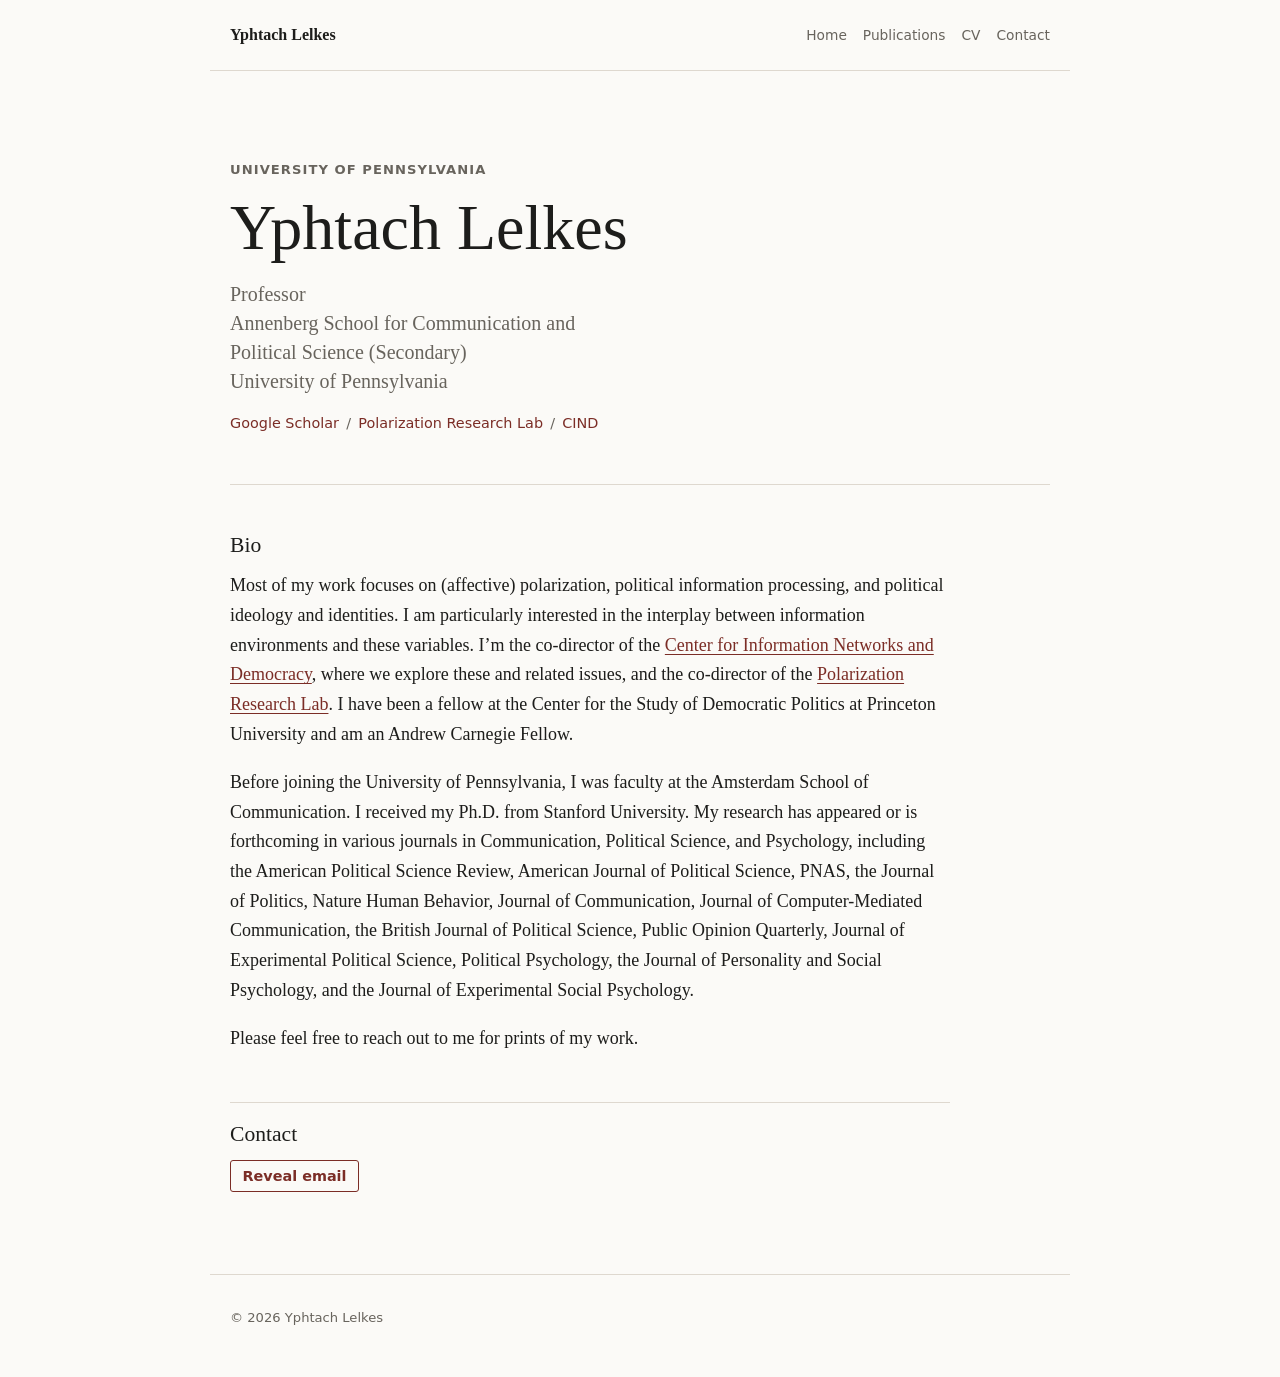
<file: index.html>
<!doctype html><html lang=en><head><meta name=generator content="Hugo 0.164.0"><meta charset=utf-8><meta name=viewport content="width=device-width,initial-scale=1"><meta name=description content="Yphtach Lelkes, Professor at the Annenberg School for Communication and Political Science (Secondary), University of Pennsylvania."><title>Yphtach Lelkes</title><link rel=stylesheet href=/css/site.min.89e05e79dcc97e077cef7a89de8801e7342778fffbcc4a0c60c0dc26f6a7e13a.css></head><body><header class=site-header><a class=brand href=/>Yphtach Lelkes</a><nav aria-label="Main navigation"><a href=/>Home</a>
<a href=/publications/>Publications</a>
<a href=/cv/>CV</a>
<a href=/#contact>Contact</a></nav></header><main><section class=intro id=bio><p class=kicker>University of Pennsylvania</p><h1>Yphtach Lelkes</h1><p class=subtitle>Professor<br>Annenberg School for Communication and<br>Political Science (Secondary)<br>University of Pennsylvania</p><p class=profile-links><a href="https://scholar.google.com/citations?user=agGvWl8AAAAJ&hl=en">Google Scholar</a>
<span aria-hidden=true>/</span>
<a href=https://polarizationresearchlab.org/>Polarization Research Lab</a>
<span aria-hidden=true>/</span>
<a href=https://www.asc.upenn.edu/research/centers/center-for-information-networks-and-democracy>CIND</a></p></section><article class="content home-content"><h2>Bio</h2><p>Most of my work focuses on (affective) polarization, political information processing, and political ideology and identities. I am particularly interested in the interplay between information environments and these variables. I&rsquo;m the co-director of the <a href=https://www.asc.upenn.edu/research/centers/center-for-information-networks-and-democracy>Center for Information Networks and Democracy</a>, where we explore these and related issues, and the co-director of the <a href=https://polarizationresearchlab.org/>Polarization Research Lab</a>. I have been a fellow at the Center for the Study of Democratic Politics at Princeton University and am an Andrew Carnegie Fellow.</p><p>Before joining the University of Pennsylvania, I was faculty at the Amsterdam School of Communication. I received my Ph.D. from Stanford University. My research has appeared or is forthcoming in various journals in Communication, Political Science, and Psychology, including the American Political Science Review, American Journal of Political Science, PNAS, the Journal of Politics, Nature Human Behavior, Journal of Communication, Journal of Computer-Mediated Communication, the British Journal of Political Science, Public Opinion Quarterly, Journal of Experimental Political Science, Political Psychology, the Journal of Personality and Social Psychology, and the Journal of Experimental Social Psychology.</p><p>Please feel free to reach out to me for prints of my work.</p><h2 id=contact>Contact</h2><p class=contact-line><button class=email-reveal type=button data-user="eWxlbGtlcw==" data-domain=dXBlbm4uZWR1>Reveal email</button>
<span class=email-output aria-live=polite></span></p></article></main><footer class=site-footer><p>&copy; 2026 Yphtach Lelkes</p></footer><script>document.querySelectorAll(".email-reveal").forEach(e=>{e.addEventListener("click",()=>{const n=`${atob(e.dataset.user)}@${atob(e.dataset.domain)}`,t=document.createElement("a");t.href=`mailto:${n}`,t.textContent=n;const s=e.nextElementSibling;s.replaceChildren(t),e.remove()})})</script></body></html>
</file>
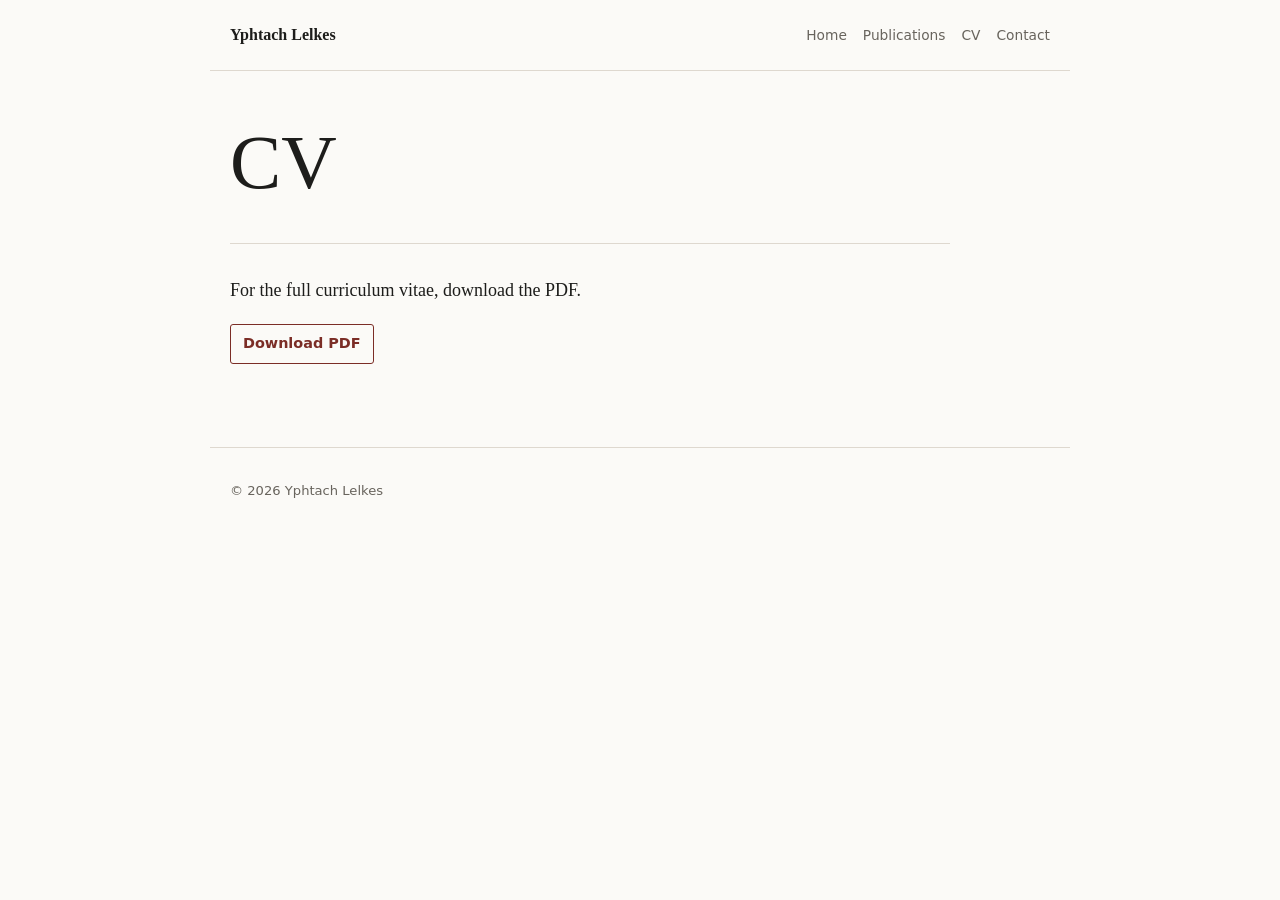
<file: cv/index.html>
<!doctype html><html lang=en><head><meta charset=utf-8><meta name=viewport content="width=device-width,initial-scale=1"><meta name=description content="Curriculum vitae for Yphtach Lelkes."><title>CV | Yphtach Lelkes</title><link rel=stylesheet href=/css/site.min.89e05e79dcc97e077cef7a89de8801e7342778fffbcc4a0c60c0dc26f6a7e13a.css></head><body><header class=site-header><a class=brand href=/>Yphtach Lelkes</a><nav aria-label="Main navigation"><a href=/>Home</a>
<a href=/publications/>Publications</a>
<a href=/cv/>CV</a>
<a href=/#contact>Contact</a></nav></header><main><article class=content><header class=page-title><h1>CV</h1></header><p>For the full curriculum vitae, download the PDF.</p><p class=download-row><a class=button-link href=/uploads/resume.pdf>Download PDF</a></p></article></main><footer class=site-footer><p>&copy; 2026 Yphtach Lelkes</p></footer><script>document.querySelectorAll(".email-reveal").forEach(e=>{e.addEventListener("click",()=>{const n=`${atob(e.dataset.user)}@${atob(e.dataset.domain)}`,t=document.createElement("a");t.href=`mailto:${n}`,t.textContent=n;const s=e.nextElementSibling;s.replaceChildren(t),e.remove()})})</script></body></html>
</file>
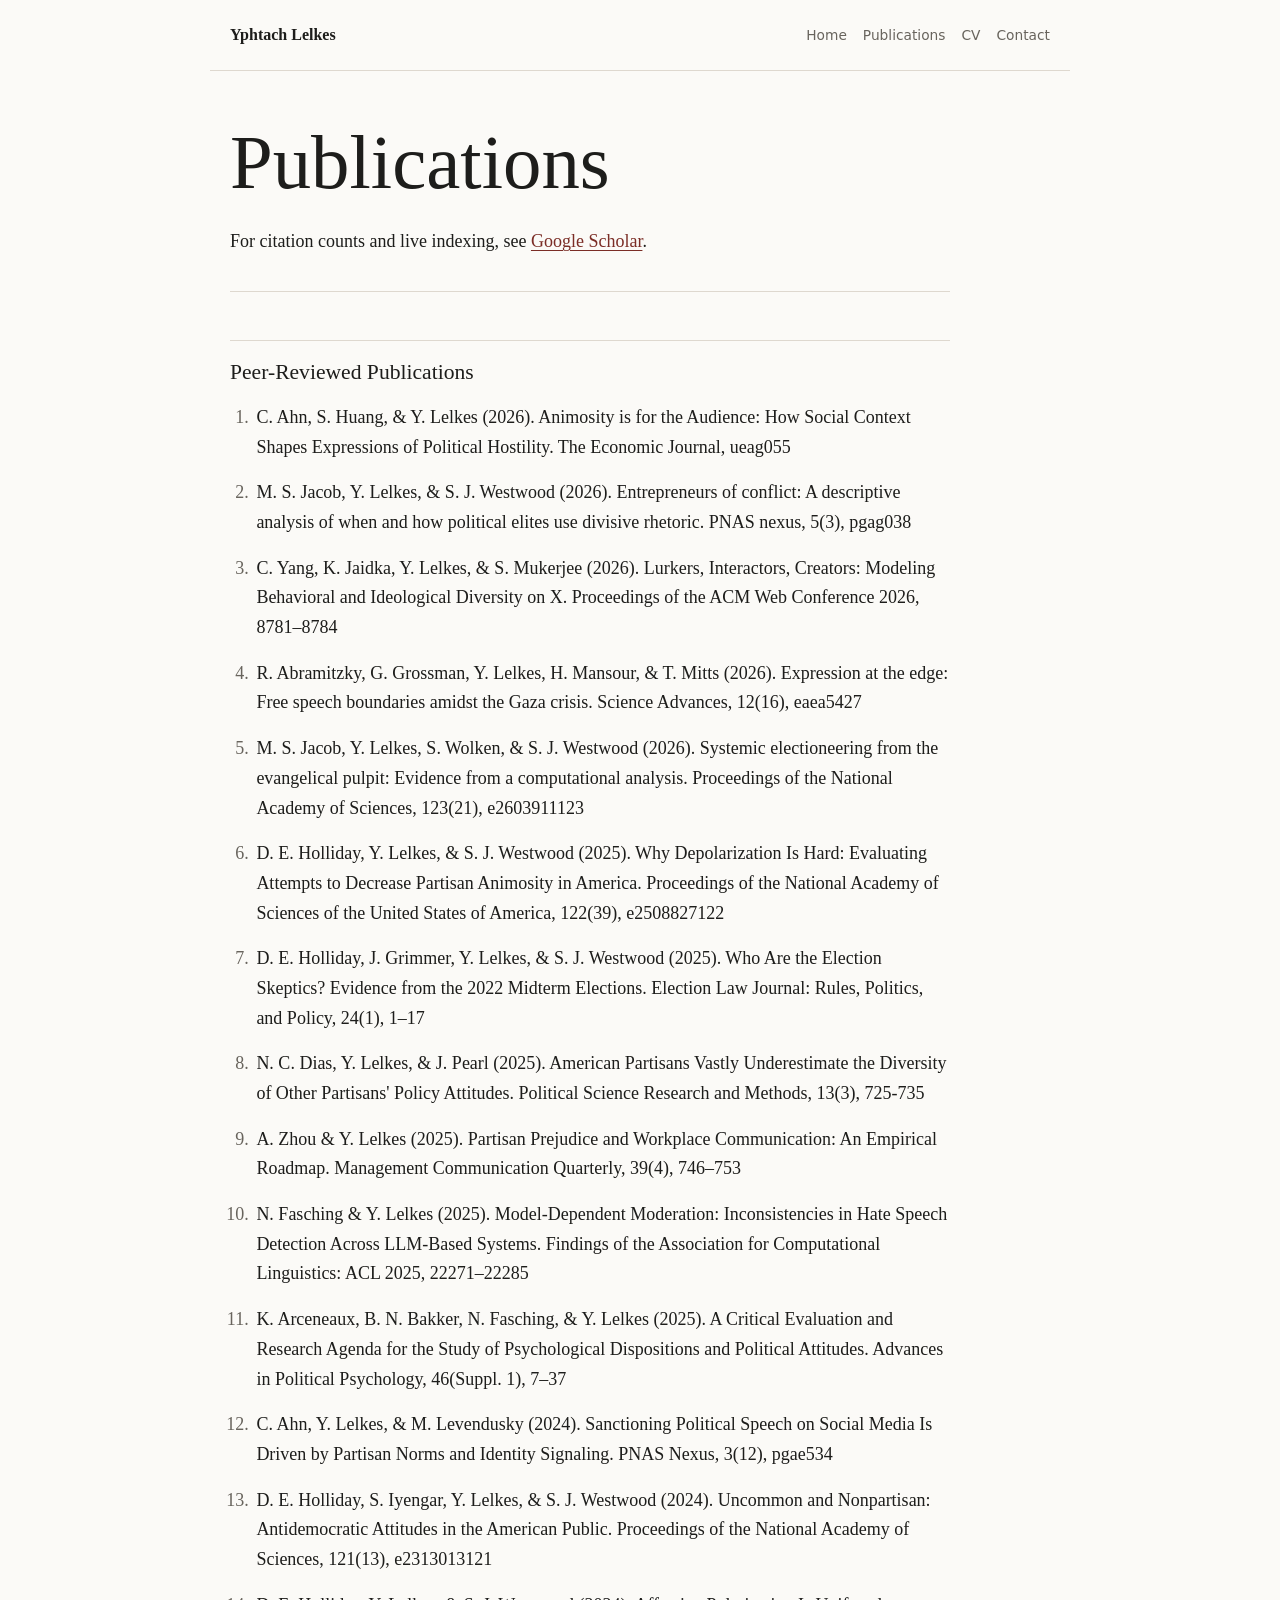
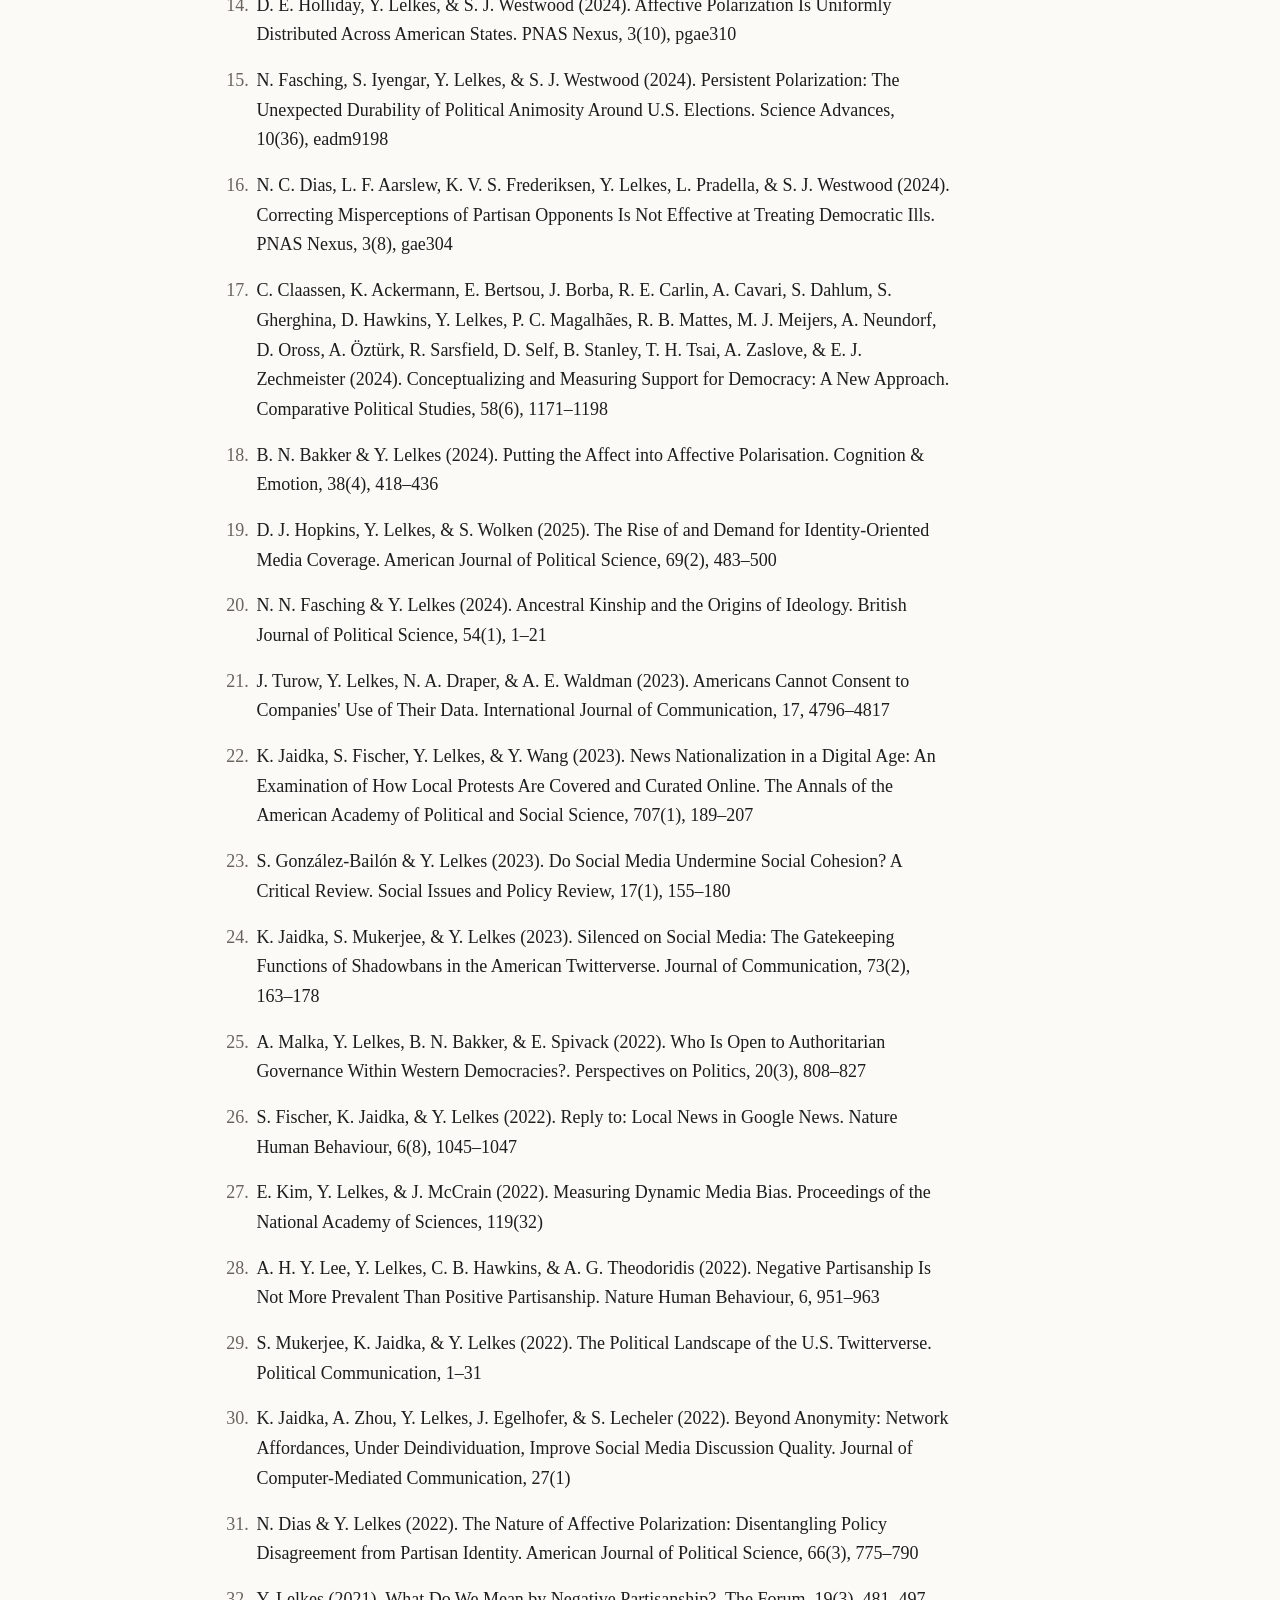
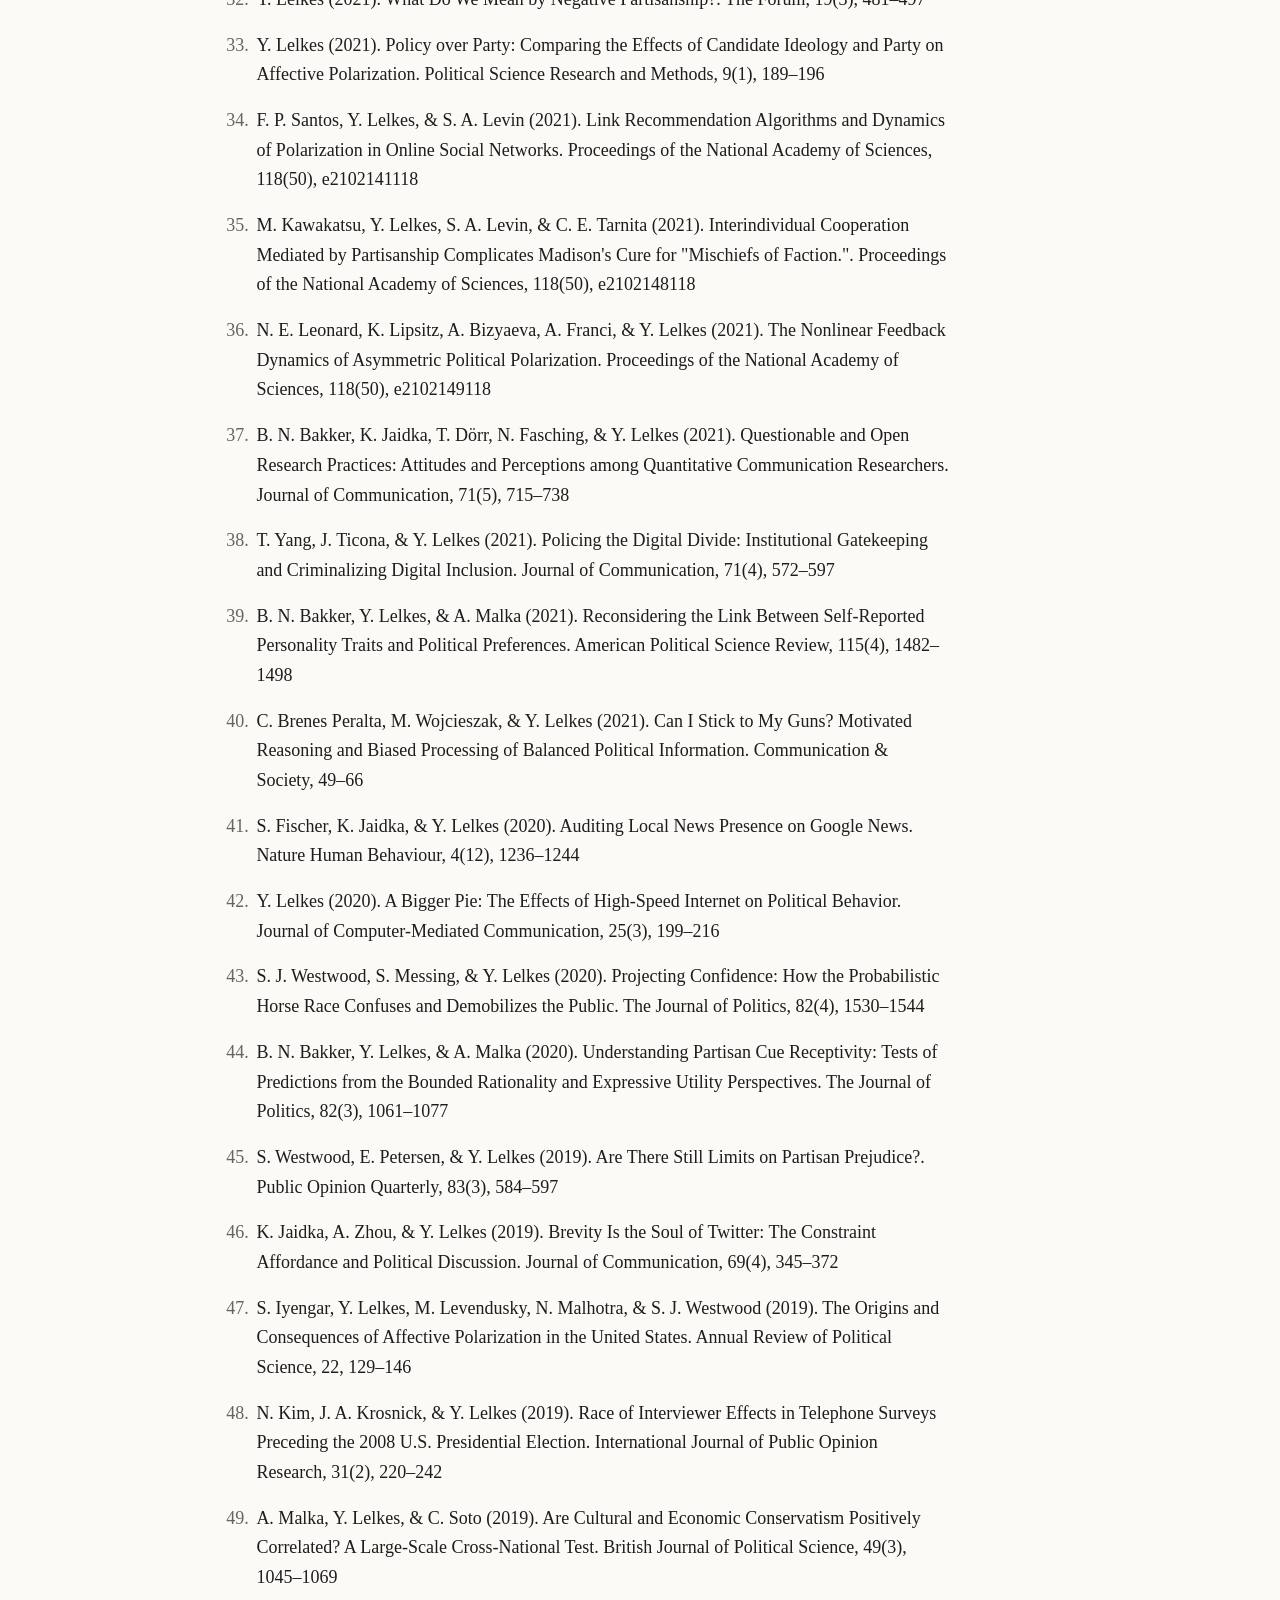
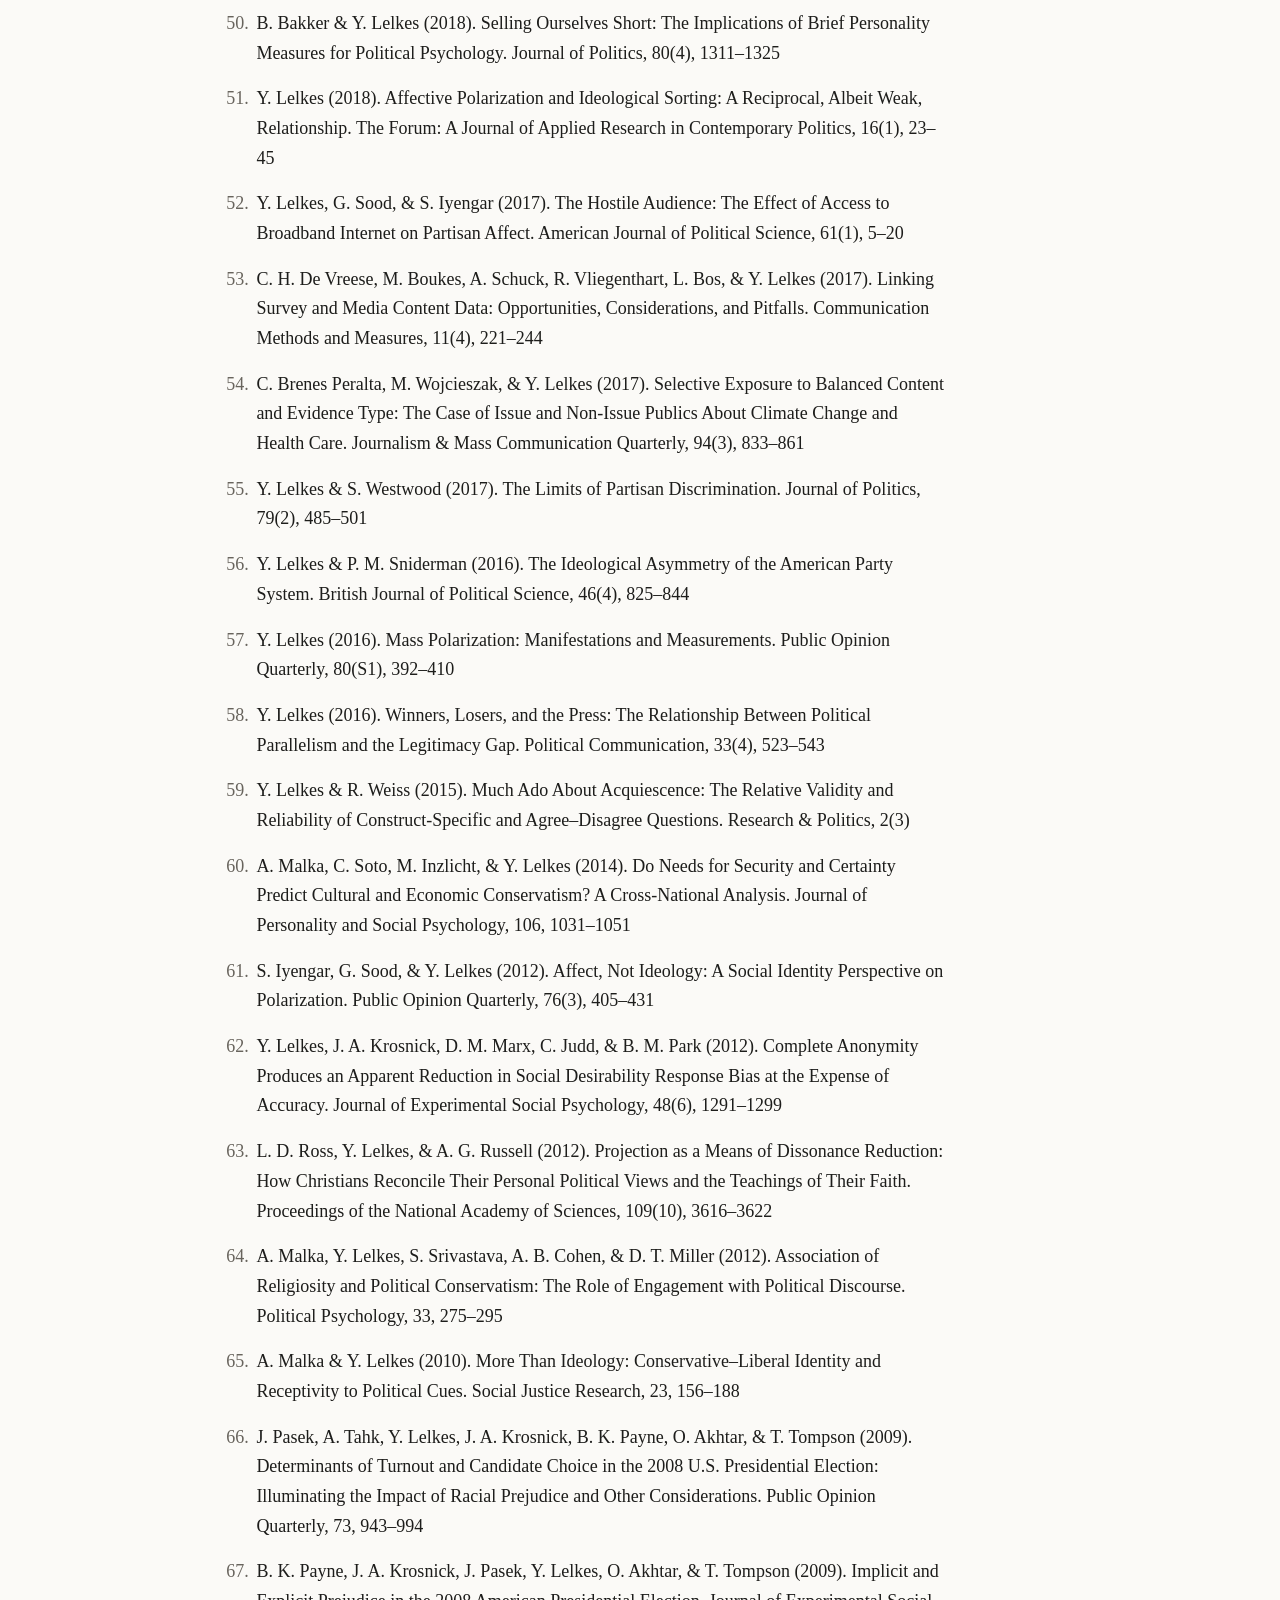
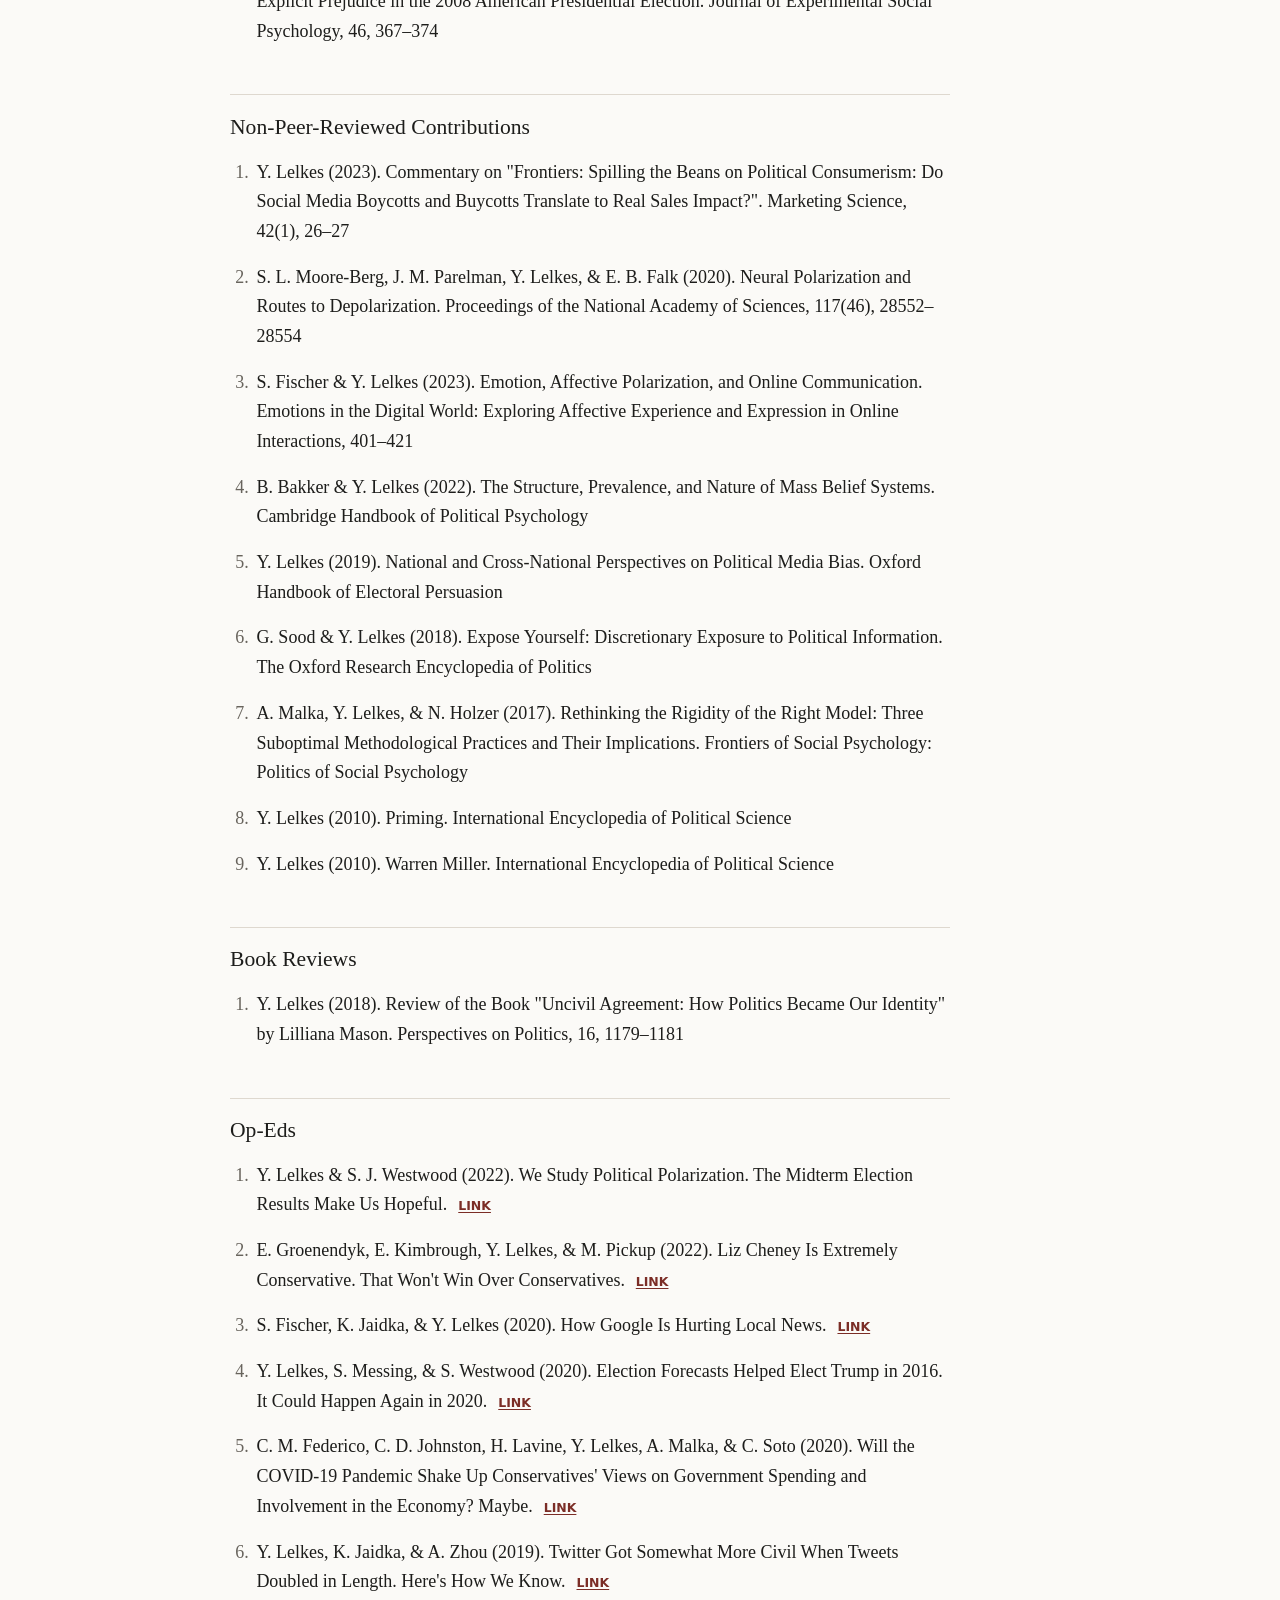
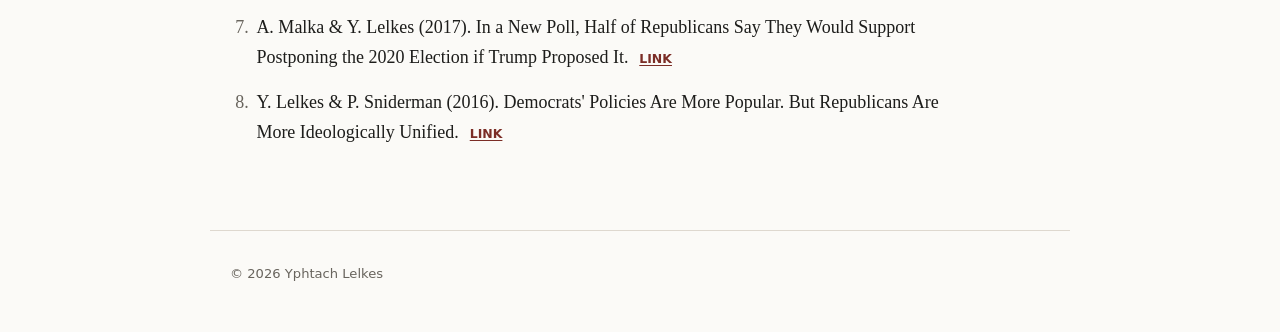
<file: publications/index.html>
<!doctype html><html lang=en><head><meta charset=utf-8><meta name=viewport content="width=device-width,initial-scale=1"><meta name=description content="Publications by Yphtach Lelkes."><title>Publications | Yphtach Lelkes</title><link rel=stylesheet href=/css/site.min.89e05e79dcc97e077cef7a89de8801e7342778fffbcc4a0c60c0dc26f6a7e13a.css></head><body><header class=site-header><a class=brand href=/>Yphtach Lelkes</a><nav aria-label="Main navigation"><a href=/>Home</a>
<a href=/publications/>Publications</a>
<a href=/cv/>CV</a>
<a href=/#contact>Contact</a></nav></header><main><article class="content publications"><header class=page-title><h1>Publications</h1><p>For citation counts and live indexing, see <a href="https://scholar.google.com/citations?user=agGvWl8AAAAJ&amp;hl=en">Google Scholar</a>.</p></header><section class=publication-group><h2>Peer-Reviewed Publications</h2><ol class=publication-list><li>C. Ahn, S. Huang, & Y. Lelkes (2026). Animosity is for the Audience: How Social Context Shapes Expressions of Political Hostility. The Economic Journal, ueag055</li><li>M. S. Jacob, Y. Lelkes, & S. J. Westwood (2026). Entrepreneurs of conflict: A descriptive analysis of when and how political elites use divisive rhetoric. PNAS nexus, 5(3), pgag038</li><li>C. Yang, K. Jaidka, Y. Lelkes, & S. Mukerjee (2026). Lurkers, Interactors, Creators: Modeling Behavioral and Ideological Diversity on X. Proceedings of the ACM Web Conference 2026, 8781–8784</li><li>R. Abramitzky, G. Grossman, Y. Lelkes, H. Mansour, & T. Mitts (2026). Expression at the edge: Free speech boundaries amidst the Gaza crisis. Science Advances, 12(16), eaea5427</li><li>M. S. Jacob, Y. Lelkes, S. Wolken, & S. J. Westwood (2026). Systemic electioneering from the evangelical pulpit: Evidence from a computational analysis. Proceedings of the National Academy of Sciences, 123(21), e2603911123</li><li>D. E. Holliday, Y. Lelkes, & S. J. Westwood (2025). Why Depolarization Is Hard: Evaluating Attempts to Decrease Partisan Animosity in America. Proceedings of the National Academy of Sciences of the United States of America, 122(39), e2508827122</li><li>D. E. Holliday, J. Grimmer, Y. Lelkes, & S. J. Westwood (2025). Who Are the Election Skeptics? Evidence from the 2022 Midterm Elections. Election Law Journal: Rules, Politics, and Policy, 24(1), 1–17</li><li>N. C. Dias, Y. Lelkes, & J. Pearl (2025). American Partisans Vastly Underestimate the Diversity of Other Partisans' Policy Attitudes. Political Science Research and Methods, 13(3), 725-735</li><li>A. Zhou & Y. Lelkes (2025). Partisan Prejudice and Workplace Communication: An Empirical Roadmap. Management Communication Quarterly, 39(4), 746–753</li><li>N. Fasching & Y. Lelkes (2025). Model-Dependent Moderation: Inconsistencies in Hate Speech Detection Across LLM-Based Systems. Findings of the Association for Computational Linguistics: ACL 2025, 22271–22285</li><li>K. Arceneaux, B. N. Bakker, N. Fasching, & Y. Lelkes (2025). A Critical Evaluation and Research Agenda for the Study of Psychological Dispositions and Political Attitudes. Advances in Political Psychology, 46(Suppl. 1), 7–37</li><li>C. Ahn, Y. Lelkes, & M. Levendusky (2024). Sanctioning Political Speech on Social Media Is Driven by Partisan Norms and Identity Signaling. PNAS Nexus, 3(12), pgae534</li><li>D. E. Holliday, S. Iyengar, Y. Lelkes, & S. J. Westwood (2024). Uncommon and Nonpartisan: Antidemocratic Attitudes in the American Public. Proceedings of the National Academy of Sciences, 121(13), e2313013121</li><li>D. E. Holliday, Y. Lelkes, & S. J. Westwood (2024). Affective Polarization Is Uniformly Distributed Across American States. PNAS Nexus, 3(10), pgae310</li><li>N. Fasching, S. Iyengar, Y. Lelkes, & S. J. Westwood (2024). Persistent Polarization: The Unexpected Durability of Political Animosity Around U.S. Elections. Science Advances, 10(36), eadm9198</li><li>N. C. Dias, L. F. Aarslew, K. V. S. Frederiksen, Y. Lelkes, L. Pradella, & S. J. Westwood (2024). Correcting Misperceptions of Partisan Opponents Is Not Effective at Treating Democratic Ills. PNAS Nexus, 3(8), gae304</li><li>C. Claassen, K. Ackermann, E. Bertsou, J. Borba, R. E. Carlin, A. Cavari, S. Dahlum, S. Gherghina, D. Hawkins, Y. Lelkes, P. C. Magalhães, R. B. Mattes, M. J. Meijers, A. Neundorf, D. Oross, A. Öztürk, R. Sarsfield, D. Self, B. Stanley, T. H. Tsai, A. Zaslove, & E. J. Zechmeister (2024). Conceptualizing and Measuring Support for Democracy: A New Approach. Comparative Political Studies, 58(6), 1171–1198</li><li>B. N. Bakker & Y. Lelkes (2024). Putting the Affect into Affective Polarisation. Cognition & Emotion, 38(4), 418–436</li><li>D. J. Hopkins, Y. Lelkes, & S. Wolken (2025). The Rise of and Demand for Identity-Oriented Media Coverage. American Journal of Political Science, 69(2), 483–500</li><li>N. N. Fasching & Y. Lelkes (2024). Ancestral Kinship and the Origins of Ideology. British Journal of Political Science, 54(1), 1–21</li><li>J. Turow, Y. Lelkes, N. A. Draper, & A. E. Waldman (2023). Americans Cannot Consent to Companies' Use of Their Data. International Journal of Communication, 17, 4796–4817</li><li>K. Jaidka, S. Fischer, Y. Lelkes, & Y. Wang (2023). News Nationalization in a Digital Age: An Examination of How Local Protests Are Covered and Curated Online. The Annals of the American Academy of Political and Social Science, 707(1), 189–207</li><li>S. González-Bailón & Y. Lelkes (2023). Do Social Media Undermine Social Cohesion? A Critical Review. Social Issues and Policy Review, 17(1), 155–180</li><li>K. Jaidka, S. Mukerjee, & Y. Lelkes (2023). Silenced on Social Media: The Gatekeeping Functions of Shadowbans in the American Twitterverse. Journal of Communication, 73(2), 163–178</li><li>A. Malka, Y. Lelkes, B. N. Bakker, & E. Spivack (2022). Who Is Open to Authoritarian Governance Within Western Democracies?. Perspectives on Politics, 20(3), 808–827</li><li>S. Fischer, K. Jaidka, & Y. Lelkes (2022). Reply to: Local News in Google News. Nature Human Behaviour, 6(8), 1045–1047</li><li>E. Kim, Y. Lelkes, & J. McCrain (2022). Measuring Dynamic Media Bias. Proceedings of the National Academy of Sciences, 119(32)</li><li>A. H. Y. Lee, Y. Lelkes, C. B. Hawkins, & A. G. Theodoridis (2022). Negative Partisanship Is Not More Prevalent Than Positive Partisanship. Nature Human Behaviour, 6, 951–963</li><li>S. Mukerjee, K. Jaidka, & Y. Lelkes (2022). The Political Landscape of the U.S. Twitterverse. Political Communication, 1–31</li><li>K. Jaidka, A. Zhou, Y. Lelkes, J. Egelhofer, & S. Lecheler (2022). Beyond Anonymity: Network Affordances, Under Deindividuation, Improve Social Media Discussion Quality. Journal of Computer-Mediated Communication, 27(1)</li><li>N. Dias & Y. Lelkes (2022). The Nature of Affective Polarization: Disentangling Policy Disagreement from Partisan Identity. American Journal of Political Science, 66(3), 775–790</li><li>Y. Lelkes (2021). What Do We Mean by Negative Partisanship?. The Forum, 19(3), 481–497</li><li>Y. Lelkes (2021). Policy over Party: Comparing the Effects of Candidate Ideology and Party on Affective Polarization. Political Science Research and Methods, 9(1), 189–196</li><li>F. P. Santos, Y. Lelkes, & S. A. Levin (2021). Link Recommendation Algorithms and Dynamics of Polarization in Online Social Networks. Proceedings of the National Academy of Sciences, 118(50), e2102141118</li><li>M. Kawakatsu, Y. Lelkes, S. A. Levin, & C. E. Tarnita (2021). Interindividual Cooperation Mediated by Partisanship Complicates Madison's Cure for "Mischiefs of Faction.". Proceedings of the National Academy of Sciences, 118(50), e2102148118</li><li>N. E. Leonard, K. Lipsitz, A. Bizyaeva, A. Franci, & Y. Lelkes (2021). The Nonlinear Feedback Dynamics of Asymmetric Political Polarization. Proceedings of the National Academy of Sciences, 118(50), e2102149118</li><li>B. N. Bakker, K. Jaidka, T. Dörr, N. Fasching, & Y. Lelkes (2021). Questionable and Open Research Practices: Attitudes and Perceptions among Quantitative Communication Researchers. Journal of Communication, 71(5), 715–738</li><li>T. Yang, J. Ticona, & Y. Lelkes (2021). Policing the Digital Divide: Institutional Gatekeeping and Criminalizing Digital Inclusion. Journal of Communication, 71(4), 572–597</li><li>B. N. Bakker, Y. Lelkes, & A. Malka (2021). Reconsidering the Link Between Self-Reported Personality Traits and Political Preferences. American Political Science Review, 115(4), 1482–1498</li><li>C. Brenes Peralta, M. Wojcieszak, & Y. Lelkes (2021). Can I Stick to My Guns? Motivated Reasoning and Biased Processing of Balanced Political Information. Communication & Society, 49–66</li><li>S. Fischer, K. Jaidka, & Y. Lelkes (2020). Auditing Local News Presence on Google News. Nature Human Behaviour, 4(12), 1236–1244</li><li>Y. Lelkes (2020). A Bigger Pie: The Effects of High-Speed Internet on Political Behavior. Journal of Computer-Mediated Communication, 25(3), 199–216</li><li>S. J. Westwood, S. Messing, & Y. Lelkes (2020). Projecting Confidence: How the Probabilistic Horse Race Confuses and Demobilizes the Public. The Journal of Politics, 82(4), 1530–1544</li><li>B. N. Bakker, Y. Lelkes, & A. Malka (2020). Understanding Partisan Cue Receptivity: Tests of Predictions from the Bounded Rationality and Expressive Utility Perspectives. The Journal of Politics, 82(3), 1061–1077</li><li>S. Westwood, E. Petersen, & Y. Lelkes (2019). Are There Still Limits on Partisan Prejudice?. Public Opinion Quarterly, 83(3), 584–597</li><li>K. Jaidka, A. Zhou, & Y. Lelkes (2019). Brevity Is the Soul of Twitter: The Constraint Affordance and Political Discussion. Journal of Communication, 69(4), 345–372</li><li>S. Iyengar, Y. Lelkes, M. Levendusky, N. Malhotra, & S. J. Westwood (2019). The Origins and Consequences of Affective Polarization in the United States. Annual Review of Political Science, 22, 129–146</li><li>N. Kim, J. A. Krosnick, & Y. Lelkes (2019). Race of Interviewer Effects in Telephone Surveys Preceding the 2008 U.S. Presidential Election. International Journal of Public Opinion Research, 31(2), 220–242</li><li>A. Malka, Y. Lelkes, & C. Soto (2019). Are Cultural and Economic Conservatism Positively Correlated? A Large-Scale Cross-National Test. British Journal of Political Science, 49(3), 1045–1069</li><li>B. Bakker & Y. Lelkes (2018). Selling Ourselves Short: The Implications of Brief Personality Measures for Political Psychology. Journal of Politics, 80(4), 1311–1325</li><li>Y. Lelkes (2018). Affective Polarization and Ideological Sorting: A Reciprocal, Albeit Weak, Relationship. The Forum: A Journal of Applied Research in Contemporary Politics, 16(1), 23–45</li><li>Y. Lelkes, G. Sood, & S. Iyengar (2017). The Hostile Audience: The Effect of Access to Broadband Internet on Partisan Affect. American Journal of Political Science, 61(1), 5–20</li><li>C. H. De Vreese, M. Boukes, A. Schuck, R. Vliegenthart, L. Bos, & Y. Lelkes (2017). Linking Survey and Media Content Data: Opportunities, Considerations, and Pitfalls. Communication Methods and Measures, 11(4), 221–244</li><li>C. Brenes Peralta, M. Wojcieszak, & Y. Lelkes (2017). Selective Exposure to Balanced Content and Evidence Type: The Case of Issue and Non-Issue Publics About Climate Change and Health Care. Journalism & Mass Communication Quarterly, 94(3), 833–861</li><li>Y. Lelkes & S. Westwood (2017). The Limits of Partisan Discrimination. Journal of Politics, 79(2), 485–501</li><li>Y. Lelkes & P. M. Sniderman (2016). The Ideological Asymmetry of the American Party System. British Journal of Political Science, 46(4), 825–844</li><li>Y. Lelkes (2016). Mass Polarization: Manifestations and Measurements. Public Opinion Quarterly, 80(S1), 392–410</li><li>Y. Lelkes (2016). Winners, Losers, and the Press: The Relationship Between Political Parallelism and the Legitimacy Gap. Political Communication, 33(4), 523–543</li><li>Y. Lelkes & R. Weiss (2015). Much Ado About Acquiescence: The Relative Validity and Reliability of Construct-Specific and Agree–Disagree Questions. Research & Politics, 2(3)</li><li>A. Malka, C. Soto, M. Inzlicht, & Y. Lelkes (2014). Do Needs for Security and Certainty Predict Cultural and Economic Conservatism? A Cross-National Analysis. Journal of Personality and Social Psychology, 106, 1031–1051</li><li>S. Iyengar, G. Sood, & Y. Lelkes (2012). Affect, Not Ideology: A Social Identity Perspective on Polarization. Public Opinion Quarterly, 76(3), 405–431</li><li>Y. Lelkes, J. A. Krosnick, D. M. Marx, C. Judd, & B. M. Park (2012). Complete Anonymity Produces an Apparent Reduction in Social Desirability Response Bias at the Expense of Accuracy. Journal of Experimental Social Psychology, 48(6), 1291–1299</li><li>L. D. Ross, Y. Lelkes, & A. G. Russell (2012). Projection as a Means of Dissonance Reduction: How Christians Reconcile Their Personal Political Views and the Teachings of Their Faith. Proceedings of the National Academy of Sciences, 109(10), 3616–3622</li><li>A. Malka, Y. Lelkes, S. Srivastava, A. B. Cohen, & D. T. Miller (2012). Association of Religiosity and Political Conservatism: The Role of Engagement with Political Discourse. Political Psychology, 33, 275–295</li><li>A. Malka & Y. Lelkes (2010). More Than Ideology: Conservative–Liberal Identity and Receptivity to Political Cues. Social Justice Research, 23, 156–188</li><li>J. Pasek, A. Tahk, Y. Lelkes, J. A. Krosnick, B. K. Payne, O. Akhtar, & T. Tompson (2009). Determinants of Turnout and Candidate Choice in the 2008 U.S. Presidential Election: Illuminating the Impact of Racial Prejudice and Other Considerations. Public Opinion Quarterly, 73, 943–994</li><li>B. K. Payne, J. A. Krosnick, J. Pasek, Y. Lelkes, O. Akhtar, & T. Tompson (2009). Implicit and Explicit Prejudice in the 2008 American Presidential Election. Journal of Experimental Social Psychology, 46, 367–374</li></ol></section><section class=publication-group><h2>Non-Peer-Reviewed Contributions</h2><ol class=publication-list><li>Y. Lelkes (2023). Commentary on "Frontiers: Spilling the Beans on Political Consumerism: Do Social Media Boycotts and Buycotts Translate to Real Sales Impact?". Marketing Science, 42(1), 26–27</li><li>S. L. Moore-Berg, J. M. Parelman, Y. Lelkes, & E. B. Falk (2020). Neural Polarization and Routes to Depolarization. Proceedings of the National Academy of Sciences, 117(46), 28552–28554</li><li>S. Fischer & Y. Lelkes (2023). Emotion, Affective Polarization, and Online Communication. Emotions in the Digital World: Exploring Affective Experience and Expression in Online Interactions, 401–421</li><li>B. Bakker & Y. Lelkes (2022). The Structure, Prevalence, and Nature of Mass Belief Systems. Cambridge Handbook of Political Psychology</li><li>Y. Lelkes (2019). National and Cross-National Perspectives on Political Media Bias. Oxford Handbook of Electoral Persuasion</li><li>G. Sood & Y. Lelkes (2018). Expose Yourself: Discretionary Exposure to Political Information. The Oxford Research Encyclopedia of Politics</li><li>A. Malka, Y. Lelkes, & N. Holzer (2017). Rethinking the Rigidity of the Right Model: Three Suboptimal Methodological Practices and Their Implications. Frontiers of Social Psychology: Politics of Social Psychology</li><li>Y. Lelkes (2010). Priming. International Encyclopedia of Political Science</li><li>Y. Lelkes (2010). Warren Miller. International Encyclopedia of Political Science</li></ol></section><section class=publication-group><h2>Book Reviews</h2><ol class=publication-list><li>Y. Lelkes (2018). Review of the Book "Uncivil Agreement: How Politics Became Our Identity" by Lilliana Mason. Perspectives on Politics, 16, 1179–1181</li></ol></section><section class=publication-group><h2>Op-Eds</h2><ol class=publication-list><li>Y. Lelkes & S. J. Westwood (2022). We Study Political Polarization. The Midterm Election Results Make Us Hopeful.
<a class=pub-link href=https://thehill.com/opinion/campaign/3742552-we-study-political-polarization-the-midterm-election-results-make-us-hopeful/>link</a></li><li>E. Groenendyk, E. Kimbrough, Y. Lelkes, & M. Pickup (2022). Liz Cheney Is Extremely Conservative. That Won't Win Over Conservatives.
<a class=pub-link href=https://www.washingtonpost.com/politics/2022/08/02/cheney-trump-conservative-liberal-ideology/>link</a></li><li>S. Fischer, K. Jaidka, & Y. Lelkes (2020). How Google Is Hurting Local News.
<a class=pub-link href=https://www.washingtonpost.com/politics/2020/12/22/how-google-is-hurting-local-news/>link</a></li><li>Y. Lelkes, S. Messing, & S. Westwood (2020). Election Forecasts Helped Elect Trump in 2016. It Could Happen Again in 2020.
<a class=pub-link href=https://www.usatoday.com/story/opinion/2020/10/01/election-forecasts-can-wrong-you-still-need-vote-column/5857993002/>link</a></li><li>C. M. Federico, C. D. Johnston, H. Lavine, Y. Lelkes, A. Malka, & C. Soto (2020). Will the COVID-19 Pandemic Shake Up Conservatives' Views on Government Spending and Involvement in the Economy? Maybe.
<a class=pub-link href=https://www.washingtonpost.com/politics/2020/04/15/will-coronavirus-make-conservatives-love-government-spending/>link</a></li><li>Y. Lelkes, K. Jaidka, & A. Zhou (2019). Twitter Got Somewhat More Civil When Tweets Doubled in Length. Here's How We Know.
<a class=pub-link href=https://www.washingtonpost.com/politics/2019/09/17/twitter-got-somewhat-more-civil-when-tweets-doubled-length-heres-how-we-know/>link</a></li><li>A. Malka & Y. Lelkes (2017). In a New Poll, Half of Republicans Say They Would Support Postponing the 2020 Election if Trump Proposed It.
<a class=pub-link href=https://www.washingtonpost.com/news/monkey-cage/wp/2017/08/10/in-a-new-poll-half-of-republicans-say-they-would-support-postponing-the-2020-election-if-trump-proposed-it/>link</a></li><li>Y. Lelkes & P. Sniderman (2016). Democrats' Policies Are More Popular. But Republicans Are More Ideologically Unified.
<a class=pub-link href=https://www.washingtonpost.com/news/monkey-cage/wp/2016/12/16/democrats-policies-are-more-popular-but-republicans-are-more-ideologically-unified/>link</a></li></ol></section></article></main><footer class=site-footer><p>&copy; 2026 Yphtach Lelkes</p></footer><script>document.querySelectorAll(".email-reveal").forEach(e=>{e.addEventListener("click",()=>{const n=`${atob(e.dataset.user)}@${atob(e.dataset.domain)}`,t=document.createElement("a");t.href=`mailto:${n}`,t.textContent=n;const s=e.nextElementSibling;s.replaceChildren(t),e.remove()})})</script></body></html>
</file>
